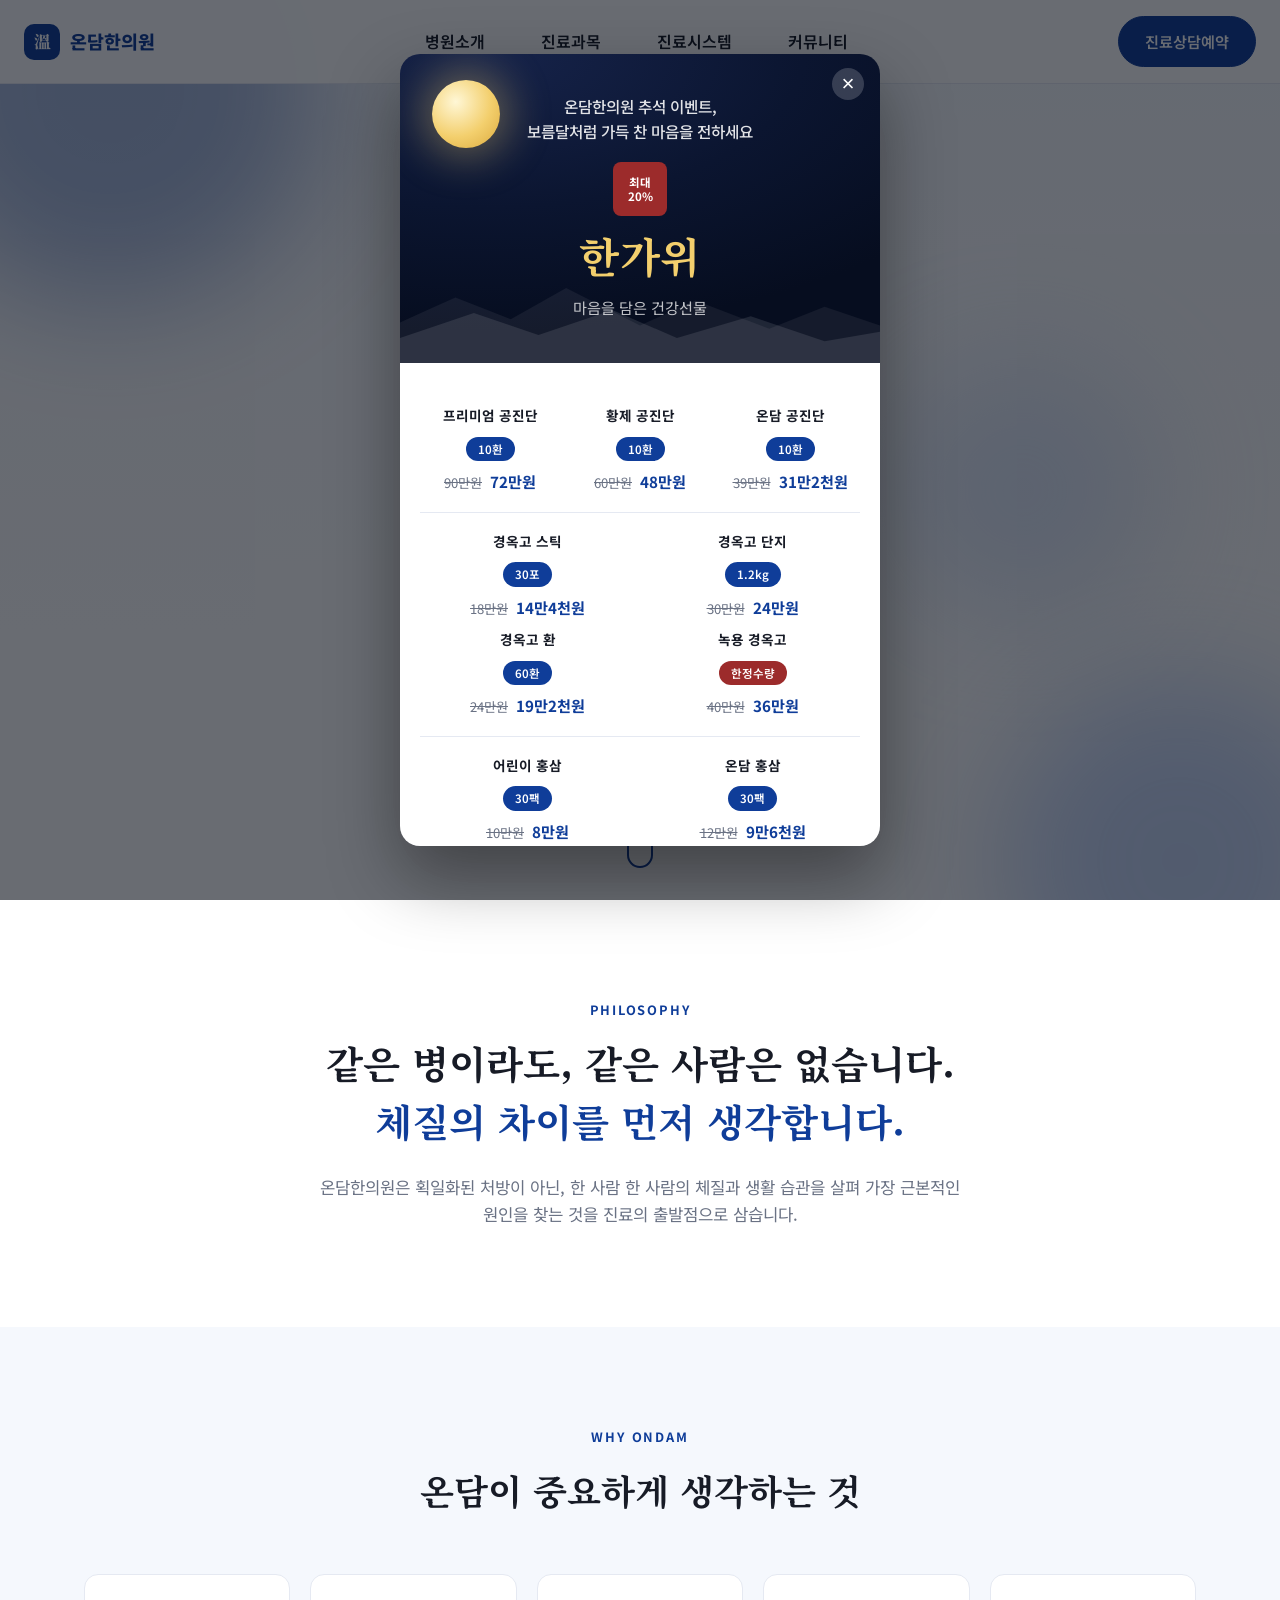
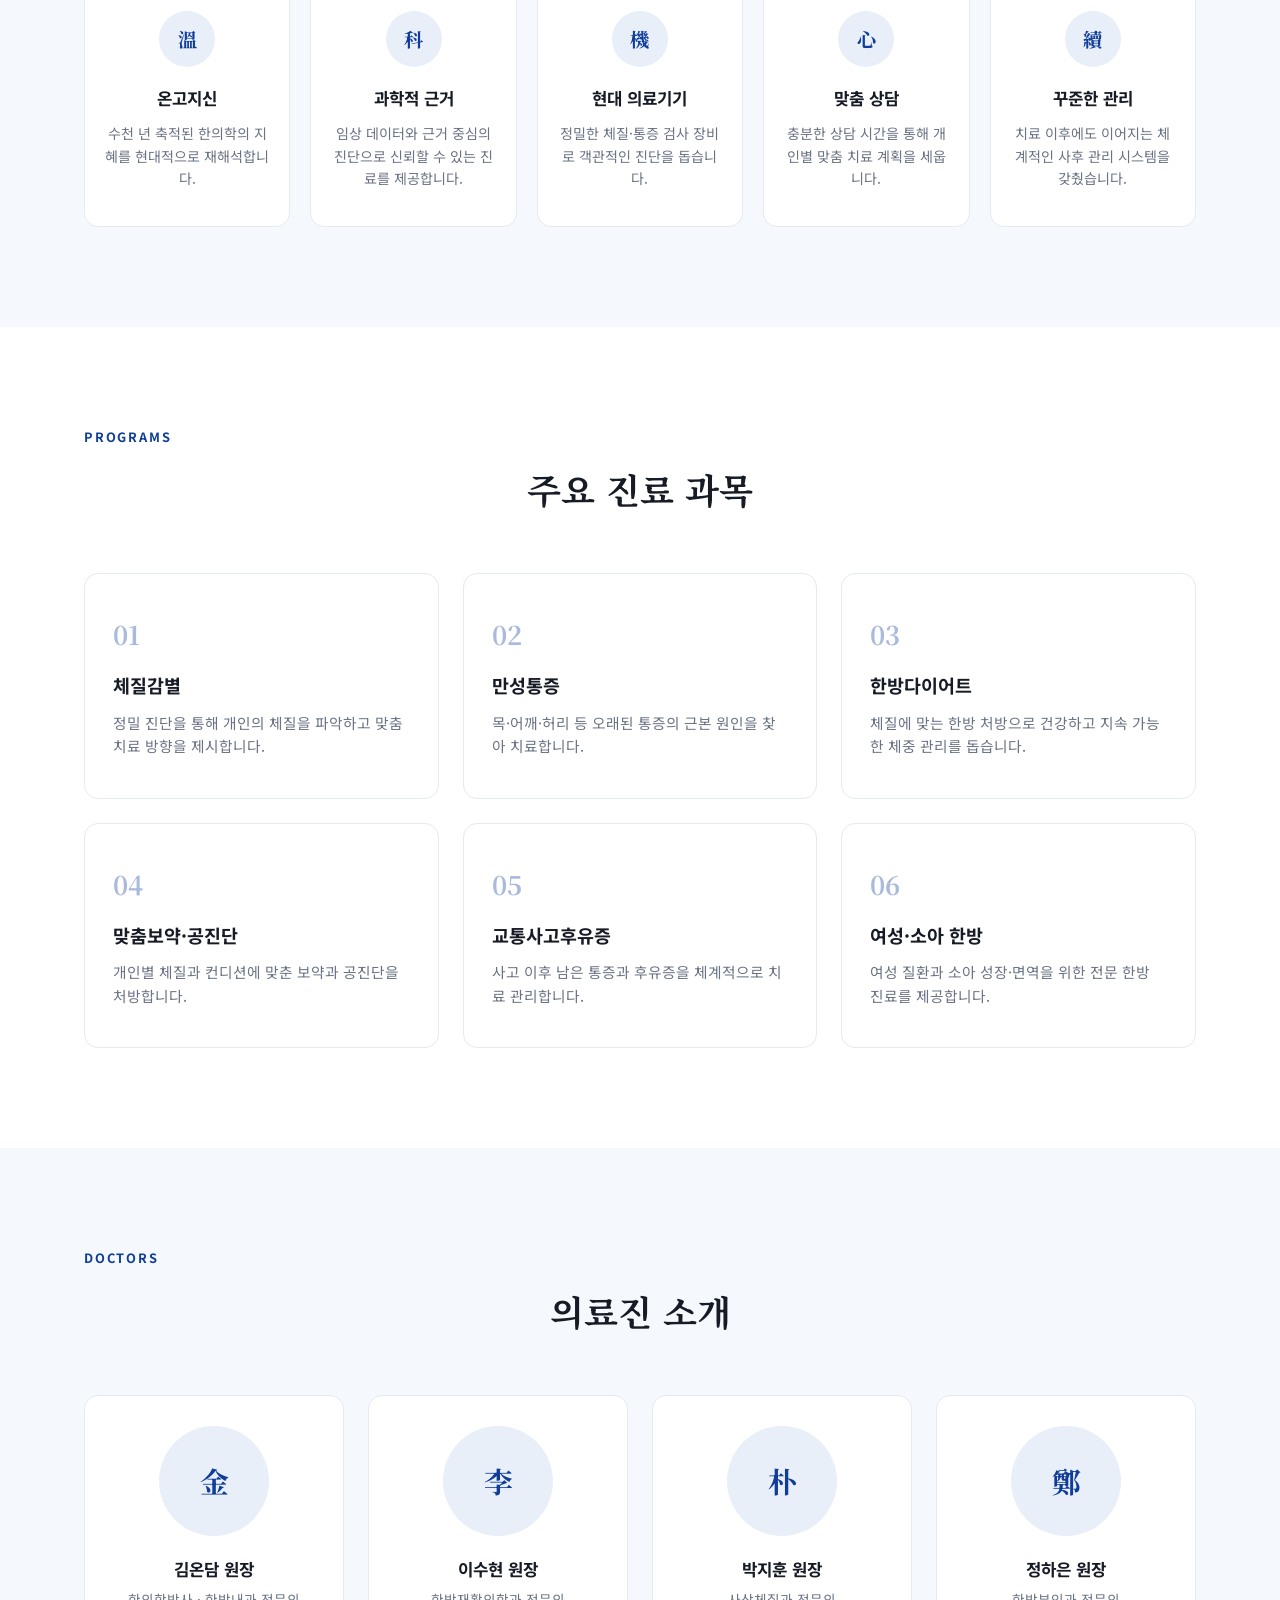
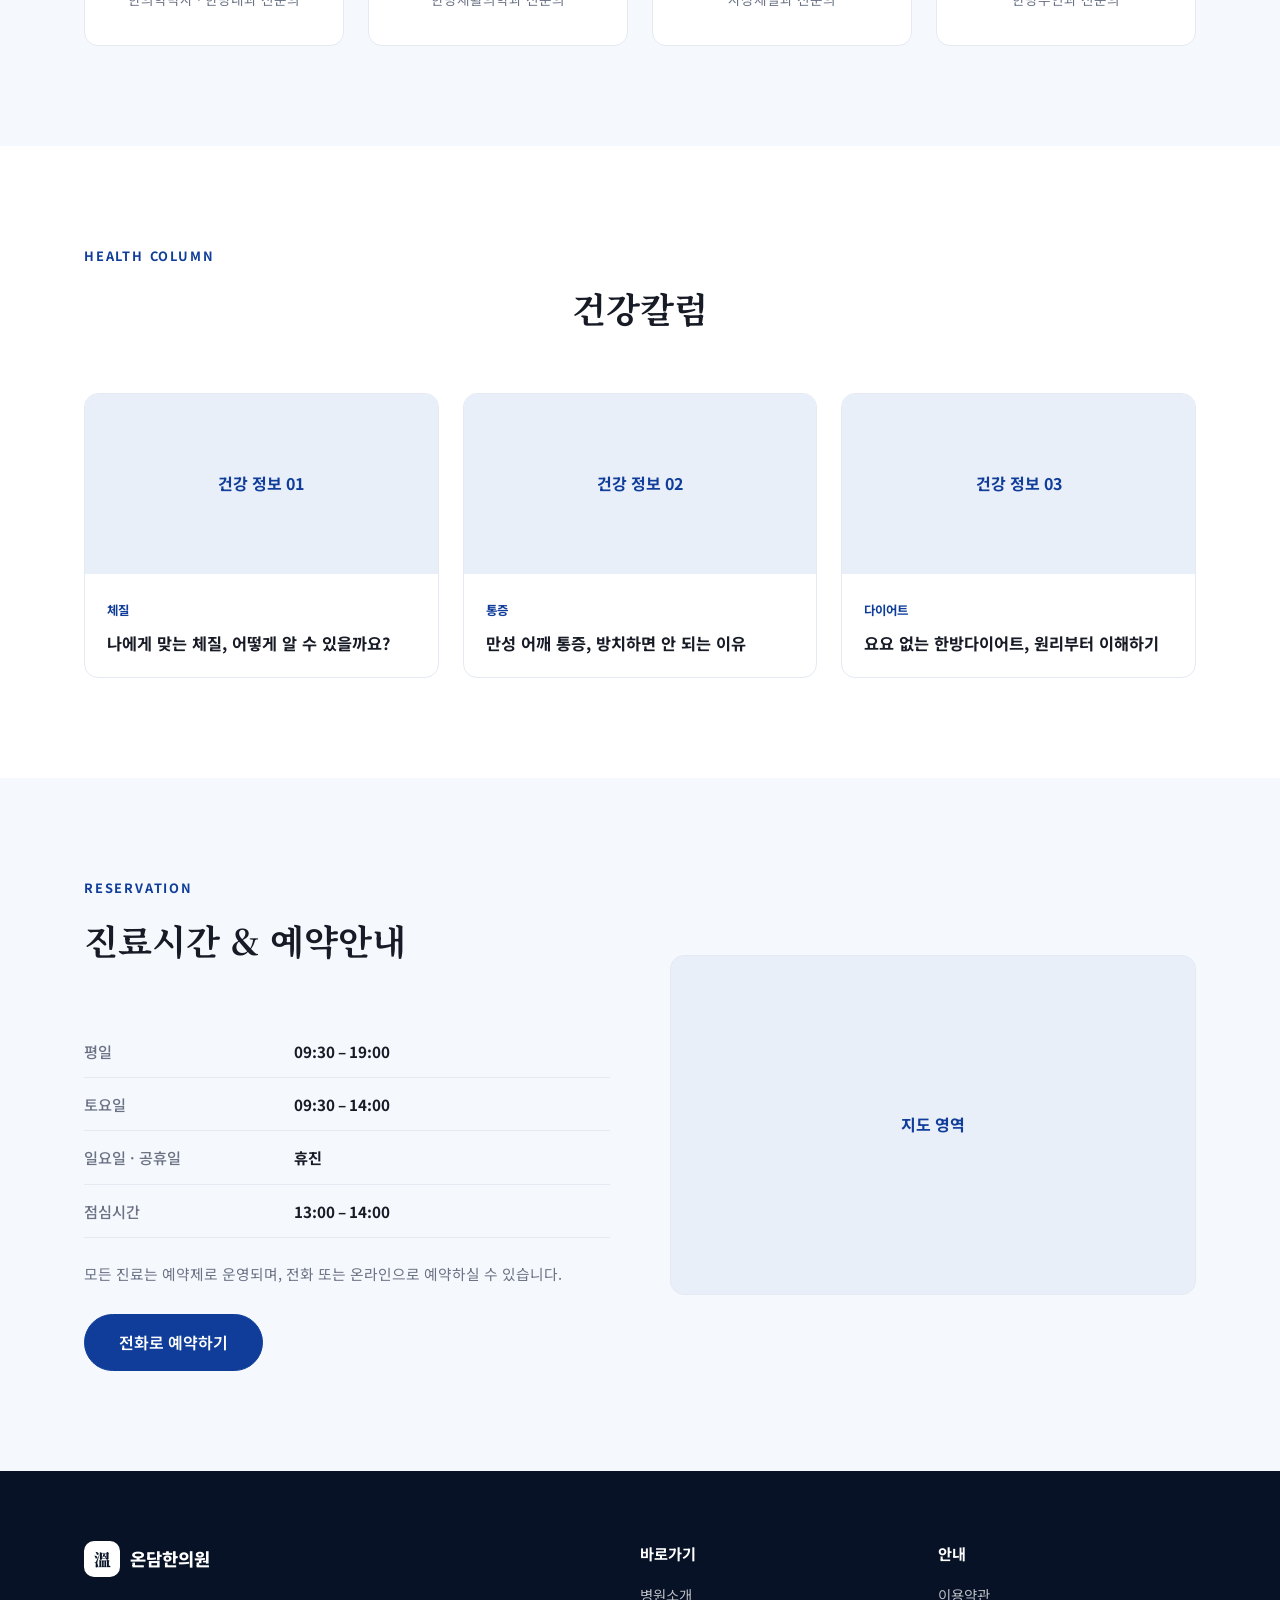
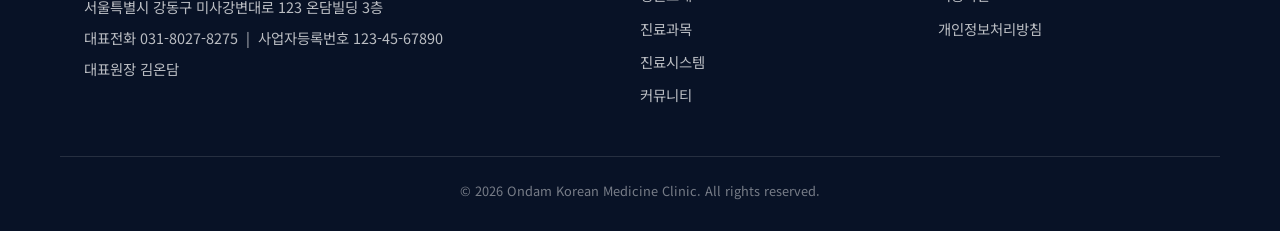
<file: ondam-clinic.html>
<!DOCTYPE html>
<html lang="ko">
<head>
<meta charset="UTF-8">
<meta name="viewport" content="width=device-width, initial-scale=1.0">
<title>온담한의원</title>

<link rel="preconnect" href="https://fonts.googleapis.com">
<link rel="preconnect" href="https://fonts.gstatic.com" crossorigin>
<link href="https://fonts.googleapis.com/css2?family=Noto+Sans+KR:wght@400;500;600;700;800&family=Noto+Serif+KR:wght@600;700&display=swap" rel="stylesheet">

<style>
:root {
  --bg: #ffffff;
  --bg-alt: #f5f8fd;
  --surface: #ffffff;
  --text: #171b26;
  --text-light: #6a7284;
  --border: #e5e9f2;
  --primary: #0F3D99;
  --primary-dark: #0a2c70;
  --primary-light: #e9eff9;
  --footer-bg: #081226;
  --footer-text: rgba(255, 255, 255, 0.72);
  --footer-border: rgba(255, 255, 255, 0.12);
  --radius: 14px;
  --header-h: 84px;
  --transition: 0.25s ease;
}

@media (prefers-color-scheme: dark) {
  :root:not([data-theme="light"]) {
    --bg: #0a0e1a;
    --bg-alt: #0f1526;
    --surface: #121a2e;
    --text: #eef1f8;
    --text-light: #98a1b8;
    --border: #232c46;
    --primary: #6f97e8;
    --primary-dark: #4c72c9;
    --primary-light: #182240;
  }
}

:root[data-theme="dark"] {
  --bg: #0a0e1a;
  --bg-alt: #0f1526;
  --surface: #121a2e;
  --text: #eef1f8;
  --text-light: #98a1b8;
  --border: #232c46;
  --primary: #6f97e8;
  --primary-dark: #4c72c9;
  --primary-light: #182240;
}

* { margin: 0; padding: 0; box-sizing: border-box; }
html { scroll-behavior: smooth; }

body {
  font-family: "Noto Sans KR", "Apple SD Gothic Neo", "Malgun Gothic", -apple-system, BlinkMacSystemFont, sans-serif;
  color: var(--text);
  background: var(--bg);
  line-height: 1.6;
  -webkit-font-smoothing: antialiased;
}

a { color: inherit; text-decoration: none; }
ul { list-style: none; }
img { max-width: 100%; display: block; }

.container { max-width: 1160px; margin: 0 auto; padding: 0 24px; }
.pc-only { display: inline; }

:focus-visible { outline: 2px solid var(--primary); outline-offset: 3px; }

@media (prefers-reduced-motion: reduce) {
  * { animation-duration: 0.001ms !important; animation-iteration-count: 1 !important; transition-duration: 0.001ms !important; }
  html { scroll-behavior: auto; }
}

/* ---------- Buttons ---------- */
.btn {
  display: inline-flex;
  align-items: center;
  justify-content: center;
  padding: 12px 26px;
  border-radius: 999px;
  font-weight: 600;
  font-size: 0.95rem;
  transition: background var(--transition), color var(--transition), border-color var(--transition), transform var(--transition);
  white-space: nowrap;
}
.btn-primary { background: var(--primary); color: #fff; border: 1px solid var(--primary); }
.btn-primary:hover { background: var(--primary-dark); border-color: var(--primary-dark); transform: translateY(-2px); }
.btn-outline { background: transparent; color: var(--primary); border: 1px solid var(--primary); }
.btn-outline:hover { background: var(--primary); color: #fff; transform: translateY(-2px); }
.btn-lg { padding: 15px 34px; font-size: 1rem; }

/* ---------- Section common ---------- */
section { padding: 100px 0; }
.section-eyebrow { color: var(--primary); font-weight: 700; letter-spacing: 0.14em; font-size: 0.8rem; margin-bottom: 14px; }
.section-title { font-family: "Noto Serif KR", serif; font-size: clamp(1.6rem, 3vw, 2.2rem); font-weight: 700; margin-bottom: 56px; text-align: center; text-wrap: balance; }

/* ==================== Promo Popup ==================== */
.promo-overlay {
  position: fixed; inset: 0; z-index: 2000;
  display: flex; align-items: center; justify-content: center;
  padding: 24px;
  background: rgba(6, 10, 20, 0.6);
  opacity: 0; visibility: hidden;
  transition: opacity 0.3s ease, visibility 0.3s ease;
}
.promo-overlay.active { opacity: 1; visibility: visible; }
.promo-modal {
  position: relative; width: 100%; max-width: 480px; max-height: 88vh; overflow-y: auto;
  background: var(--surface);
  border-radius: 20px;
  box-shadow: 0 30px 70px rgba(0, 0, 0, 0.4);
  transform: translateY(24px) scale(0.98); opacity: 0;
  transition: transform 0.35s ease, opacity 0.35s ease;
}
.promo-overlay.active .promo-modal { transform: translateY(0) scale(1); opacity: 1; }
.promo-close {
  position: absolute; top: 14px; right: 16px; width: 32px; height: 32px;
  border: none; border-radius: 50%;
  background: rgba(255, 255, 255, 0.18); color: #fff;
  font-size: 1.4rem; line-height: 1; cursor: pointer; z-index: 2;
  transition: background var(--transition);
}
.promo-close:hover { background: rgba(255, 255, 255, 0.32); }
.promo-visual {
  position: relative; overflow: hidden; padding: 40px 28px 44px; text-align: center;
  background: radial-gradient(120% 90% at 18% 0%, #16234a 0%, #0b1530 55%, #060d1f 100%);
  color: #fff;
}
.promo-moon {
  position: absolute; top: 26px; left: 32px; width: 68px; height: 68px; border-radius: 50%;
  background: radial-gradient(circle at 35% 32%, #fff7d6 0%, #f3cf6d 55%, #dba93d 100%);
  box-shadow: 0 0 40px 10px rgba(243, 207, 109, 0.35);
}
.promo-mountains { position: absolute; left: 0; right: 0; bottom: 0; width: 100%; height: 100px; }
.promo-header { position: relative; z-index: 1; }
.promo-heading { font-size: 0.98rem; font-weight: 500; line-height: 1.6; color: rgba(255, 255, 255, 0.88); margin-bottom: 18px; word-break: keep-all; }
.promo-badge {
  display: inline-flex; flex-direction: column; align-items: center; justify-content: center;
  width: 54px; height: 54px; margin-bottom: 6px;
  background: #9c2b2b; color: #fff; font-size: 0.72rem; font-weight: 700; line-height: 1.25;
  border-radius: 8px;
}
.promo-title { font-family: "Noto Serif KR", serif; font-size: 2.6rem; font-weight: 700; color: #f3cf6d; letter-spacing: 0.02em; margin-bottom: 6px; }
.promo-sub { font-size: 0.95rem; color: rgba(255, 255, 255, 0.75); }
.promo-products { padding: 24px 20px 8px; }
.promo-row { display: grid; gap: 10px; border-top: 1px solid var(--border); padding: 18px 0; }
.promo-row-3 { grid-template-columns: repeat(3, 1fr); border-top: none; }
.promo-row-4 { grid-template-columns: repeat(2, 1fr); }
.promo-item { text-align: center; }
.promo-item h4 { font-size: 0.85rem; font-weight: 700; margin-bottom: 8px; word-break: keep-all; }
.promo-qty {
  display: inline-block; padding: 3px 12px; border-radius: 999px;
  background: var(--primary); color: #fff; font-size: 0.72rem; font-weight: 600; margin-bottom: 8px;
}
.promo-qty-limited { background: #9c2b2b; }
.promo-item p { font-size: 0.82rem; }
.promo-item del { color: var(--text-light); margin-right: 4px; }
.promo-item strong { color: var(--primary); font-size: 0.95rem; }
.promo-footer {
  display: flex; align-items: center; justify-content: space-between; gap: 12px;
  padding: 18px 20px 24px; border-top: 1px solid var(--border); margin-top: 8px;
}
.promo-brand { display: flex; align-items: center; gap: 8px; font-weight: 700; color: var(--primary); font-size: 0.9rem; }
.promo-brand .logo-mark { width: 26px; height: 26px; font-size: 0.85rem; }
.promo-hide-today { display: flex; align-items: center; gap: 6px; font-size: 0.8rem; color: var(--text-light); cursor: pointer; white-space: nowrap; }

@media (max-width: 480px) {
  .promo-visual { padding: 34px 20px 40px; }
  .promo-title { font-size: 2.2rem; }
  .promo-row-3 { grid-template-columns: 1fr; gap: 14px; }
  .promo-row-3 .promo-item:not(:last-child) { padding-bottom: 14px; border-bottom: 1px dashed var(--border); }
  .promo-footer { flex-direction: column; align-items: flex-start; }
}

/* ==================== Header / Navigation ==================== */
.header {
  position: fixed; top: 0; left: 0; right: 0; height: var(--header-h);
  display: flex; align-items: center;
  background: color-mix(in srgb, var(--bg) 96%, transparent);
  border-bottom: 1px solid var(--border);
  z-index: 1000;
  transition: box-shadow var(--transition);
}
.header-inner { max-width: 1280px; width: 100%; margin: 0 auto; padding: 0 24px; display: flex; align-items: center; gap: 40px; }

.logo { display: flex; align-items: center; gap: 10px; font-weight: 800; font-size: 1.15rem; color: var(--primary); flex-shrink: 0; }
.logo-mark { display: inline-flex; align-items: center; justify-content: center; width: 36px; height: 36px; border-radius: 10px; background: var(--primary); color: #fff; font-size: 1.05rem; font-family: "Noto Serif KR", serif; }

.gnb { flex: 1; }
.gnb-list { display: flex; justify-content: center; gap: 48px; height: var(--header-h); }
.gnb-item { position: relative; display: flex; align-items: center; }
.gnb-item > a { font-weight: 600; font-size: 1rem; padding: 8px 4px; position: relative; }
.gnb-item > a::after { content: ""; position: absolute; left: 0; bottom: -4px; width: 0; height: 2px; background: var(--primary); transition: width var(--transition); }
.gnb-item:hover > a::after { width: 100%; }
.gnb-item:hover > a { color: var(--primary); }

.sub-menu {
  position: absolute; top: 100%; left: 50%;
  transform: translateX(-50%) translateY(8px);
  min-width: 190px;
  background: var(--surface);
  border: 1px solid var(--border);
  border-radius: 12px;
  box-shadow: 0 16px 40px rgba(15, 61, 153, 0.14);
  padding: 10px;
  opacity: 0; visibility: hidden;
  transition: opacity var(--transition), transform var(--transition), visibility var(--transition);
}
.gnb-item:hover .sub-menu { opacity: 1; visibility: visible; transform: translateX(-50%) translateY(0); }
.sub-menu li a { display: block; padding: 10px 14px; border-radius: 8px; font-size: 0.9rem; color: var(--text-light); transition: background var(--transition), color var(--transition); }
.sub-menu li a:hover { background: var(--primary); color: #fff; }

.header-cta { flex-shrink: 0; }
.gnb-mobile-cta { display: none; }

.menu-toggle { display: none; flex-direction: column; justify-content: center; gap: 5px; width: 40px; height: 40px; background: none; border: none; cursor: pointer; }
.menu-toggle span { width: 100%; height: 2px; background: var(--text); transition: transform var(--transition), opacity var(--transition); }
.menu-toggle.active span:nth-child(1) { transform: translateY(7px) rotate(45deg); }
.menu-toggle.active span:nth-child(2) { opacity: 0; }
.menu-toggle.active span:nth-child(3) { transform: translateY(-7px) rotate(-45deg); }

/* ==================== Hero ==================== */
.hero {
  position: relative; min-height: 100vh;
  display: flex; align-items: center; justify-content: center; text-align: center;
  overflow: hidden;
  background: linear-gradient(180deg, var(--bg-alt) 0%, var(--bg) 70%);
  padding-top: var(--header-h);
}
.hero-bg { position: absolute; inset: 0; z-index: 0; }
.blob { position: absolute; border-radius: 50%; filter: blur(60px); opacity: 0.35; animation: floatBlob 14s ease-in-out infinite; }
.blob-1 { width: 420px; height: 420px; background: var(--primary); top: -120px; left: -100px; }
.blob-2 { width: 360px; height: 360px; background: #5c8ae6; bottom: -140px; right: -80px; animation-delay: -4s; }
.blob-3 { width: 260px; height: 260px; background: #a9c2f0; top: 40%; right: 10%; animation-delay: -8s; }
@keyframes floatBlob {
  0%, 100% { transform: translate(0, 0) scale(1); }
  33% { transform: translate(30px, -30px) scale(1.08); }
  66% { transform: translate(-20px, 20px) scale(0.95); }
}

.hero-inner { position: relative; z-index: 1; max-width: 720px; padding: 0 24px; animation: heroRise 0.9s ease both; }
@keyframes heroRise { from { opacity: 0; transform: translateY(28px); } to { opacity: 1; transform: translateY(0); } }

.hero-eyebrow { color: var(--primary); font-weight: 700; letter-spacing: 0.05em; margin-bottom: 18px; font-size: 1rem; }
.hero-title { font-family: "Noto Serif KR", serif; font-size: clamp(2.4rem, 6vw, 4rem); font-weight: 700; color: var(--primary); margin-bottom: 20px; letter-spacing: -0.01em; text-wrap: balance; }
.hero-desc { font-size: clamp(1.05rem, 2vw, 1.3rem); font-weight: 600; margin-bottom: 10px; word-break: keep-all; }
.hero-sub { color: var(--text-light); margin-bottom: 40px; word-break: keep-all; }
.hero-actions { display: flex; justify-content: center; gap: 16px; flex-wrap: wrap; }

.scroll-indicator { position: absolute; bottom: 32px; left: 50%; transform: translateX(-50%); width: 26px; height: 42px; border: 2px solid var(--primary); border-radius: 999px; z-index: 1; }
.scroll-indicator span { display: block; width: 4px; height: 8px; background: var(--primary); border-radius: 999px; margin: 8px auto 0; animation: scrollDot 1.6s ease infinite; }
@keyframes scrollDot { 0% { transform: translateY(0); opacity: 1; } 70% { transform: translateY(14px); opacity: 0; } 100% { opacity: 0; } }

/* ==================== Philosophy ==================== */
.philosophy { text-align: center; background: var(--bg); }
.philosophy-title { font-family: "Noto Serif KR", serif; font-size: clamp(1.5rem, 3.2vw, 2.4rem); font-weight: 700; line-height: 1.5; margin-bottom: 24px; text-wrap: balance; }
.philosophy-title strong { color: var(--primary); }
.philosophy-desc { color: var(--text-light); font-size: 1.05rem; max-width: 640px; margin: 0 auto; }

/* ==================== Values ==================== */
.values { background: var(--bg-alt); text-align: center; }
.value-grid { display: grid; grid-template-columns: repeat(5, 1fr); gap: 20px; }
.value-card { background: var(--surface); border: 1px solid var(--border); border-radius: var(--radius); padding: 36px 20px; transition: transform var(--transition), box-shadow var(--transition), background var(--transition), color var(--transition); cursor: default; }
.value-icon { width: 56px; height: 56px; margin: 0 auto 18px; border-radius: 50%; background: var(--primary-light); color: var(--primary); display: flex; align-items: center; justify-content: center; font-weight: 700; font-size: 1.2rem; font-family: "Noto Serif KR", serif; transition: background var(--transition), color var(--transition); }
.value-card h3 { font-size: 1.05rem; margin-bottom: 10px; }
.value-card p { color: var(--text-light); font-size: 0.88rem; }
.value-card:hover { background: var(--primary); color: #fff; transform: translateY(-8px); box-shadow: 0 20px 40px rgba(15, 61, 153, 0.25); }
.value-card:hover p { color: rgba(255, 255, 255, 0.85); }
.value-card:hover .value-icon { background: rgba(255, 255, 255, 0.2); color: #fff; }

/* ==================== Programs ==================== */
.programs { background: var(--bg); }
.program-grid { display: grid; grid-template-columns: repeat(3, 1fr); gap: 24px; }
.program-card { border: 1px solid var(--border); border-radius: var(--radius); padding: 40px 28px; transition: transform var(--transition), box-shadow var(--transition), background var(--transition), color var(--transition), border-color var(--transition); }
.program-num { font-family: "Noto Serif KR", serif; font-size: 1.6rem; font-weight: 700; color: var(--primary); opacity: 0.35; margin-bottom: 16px; transition: color var(--transition), opacity var(--transition); }
.program-card h3 { font-size: 1.15rem; margin-bottom: 10px; }
.program-card p { color: var(--text-light); font-size: 0.92rem; }
.program-card:hover { background: var(--primary); border-color: var(--primary); color: #fff; transform: translateY(-8px); box-shadow: 0 20px 40px rgba(15, 61, 153, 0.25); }
.program-card:hover p { color: rgba(255, 255, 255, 0.85); }
.program-card:hover .program-num { color: #fff; opacity: 0.4; }

/* ==================== Doctors ==================== */
.doctors { background: var(--bg-alt); }
.doctor-grid { display: grid; grid-template-columns: repeat(4, 1fr); gap: 24px; text-align: center; }
.doctor-card { background: var(--surface); border: 1px solid var(--border); border-radius: var(--radius); padding: 30px 20px 34px; transition: transform var(--transition), box-shadow var(--transition); }
.doctor-card:hover { transform: translateY(-8px); box-shadow: 0 20px 40px rgba(15, 61, 153, 0.14); }
.doctor-photo { width: 110px; height: 110px; margin: 0 auto 20px; border-radius: 50%; background: var(--primary-light); color: var(--primary); display: flex; align-items: center; justify-content: center; font-size: 1.8rem; font-weight: 700; font-family: "Noto Serif KR", serif; }
.doctor-card h3 { font-size: 1.05rem; margin-bottom: 6px; }
.doctor-card p { color: var(--text-light); font-size: 0.85rem; }

/* ==================== Health Column ==================== */
.column { background: var(--bg); }
.column-grid { display: grid; grid-template-columns: repeat(3, 1fr); gap: 24px; }
.column-card { border: 1px solid var(--border); border-radius: var(--radius); overflow: hidden; transition: transform var(--transition), box-shadow var(--transition); display: block; }
.column-card:hover { transform: translateY(-8px); box-shadow: 0 20px 40px rgba(15, 61, 153, 0.14); }
.column-thumb { height: 180px; background: var(--primary-light); color: var(--primary); display: flex; align-items: center; justify-content: center; font-weight: 700; }
.column-body { padding: 22px; }
.column-tag { display: inline-block; color: var(--primary); font-size: 0.78rem; font-weight: 700; margin-bottom: 10px; }
.column-body h3 { font-size: 1.02rem; line-height: 1.5; }

/* ==================== System / Reservation / Map ==================== */
.system { background: var(--bg-alt); }
.system-inner { display: grid; grid-template-columns: 1fr 1fr; gap: 60px; align-items: center; }
.time-table { width: 100%; border-collapse: collapse; margin: 24px 0; }
.time-table th, .time-table td { text-align: left; padding: 14px 0; border-bottom: 1px solid var(--border); font-size: 0.95rem; }
.time-table th { color: var(--text-light); font-weight: 500; width: 40%; }
.time-table td { font-weight: 700; font-variant-numeric: tabular-nums; }
.system-note { color: var(--text-light); margin-bottom: 28px; font-size: 0.92rem; }
.map-placeholder { height: 340px; border-radius: var(--radius); background: var(--primary-light); color: var(--primary); display: flex; align-items: center; justify-content: center; font-weight: 700; border: 1px solid var(--border); }

/* ==================== Footer ==================== */
.footer { background: var(--footer-bg); color: var(--footer-text); padding: 70px 0 30px; font-size: 0.9rem; }
.footer-inner { display: grid; grid-template-columns: 2fr 1fr 1fr; gap: 40px; padding-bottom: 40px; border-bottom: 1px solid var(--footer-border); }
.footer-logo { display: flex; align-items: center; gap: 10px; color: #fff; font-weight: 800; font-size: 1.1rem; margin-bottom: 18px; }
.footer-logo .logo-mark { background: #fff; color: var(--footer-bg); }
.footer-col p { margin-bottom: 8px; }
.footer-links h4 { color: #fff; font-size: 0.95rem; margin-bottom: 18px; }
.footer-links li { margin-bottom: 10px; }
.footer-links a { transition: color var(--transition); }
.footer-links a:hover { color: #fff; }
.footer-copy { text-align: center; padding-top: 24px; font-size: 0.8rem; color: rgba(255, 255, 255, 0.45); }

/* ==================== Responsive ==================== */
@media (max-width: 1024px) {
  .value-grid { grid-template-columns: repeat(3, 1fr); }
  .doctor-grid { grid-template-columns: repeat(2, 1fr); }
  .program-grid { grid-template-columns: repeat(2, 1fr); }
}

@media (max-width: 900px) {
  .pc-only { display: none; }
  .header-inner { position: relative; justify-content: flex-end; }
  .logo { position: absolute; left: 50%; top: 50%; transform: translate(-50%, -50%); }
  .gnb {
    position: fixed; top: var(--header-h); left: 0; right: 0; bottom: 0;
    background: var(--bg); padding: 20px 24px; overflow-y: auto;
    transform: translateX(100%); transition: transform var(--transition);
  }
  .gnb.active { transform: translateX(0); }
  .gnb-list { flex-direction: column; height: auto; gap: 0; }
  .gnb-item { flex-direction: column; align-items: stretch; border-bottom: 1px solid var(--border); }
  .gnb-item > a { padding: 16px 4px; font-size: 1.05rem; }
  .sub-menu { position: static; opacity: 1; visibility: visible; transform: none; box-shadow: none; border: none; padding: 0 0 12px 12px; }
  .sub-menu li a { padding: 8px 10px; font-size: 0.88rem; }
  .gnb-mobile-cta { display: flex; width: 100%; margin-top: 24px; }
  .header-cta { display: none; }
  .menu-toggle { display: flex; }
  .system-inner { grid-template-columns: 1fr; }
  .footer-inner { grid-template-columns: 1fr; gap: 28px; }
}

@media (max-width: 640px) {
  section { padding: 70px 0; }
  .value-grid { grid-template-columns: repeat(2, 1fr); }
  .program-grid { grid-template-columns: 1fr; }
  .doctor-grid { grid-template-columns: repeat(2, 1fr); }
  .column-grid { grid-template-columns: 1fr; }
  .hero-actions { flex-direction: column; align-items: stretch; }
}
</style>
</head>
<body>

<div class="promo-overlay" id="promoOverlay">
  <div class="promo-modal">
    <button class="promo-close" id="promoClose" aria-label="팝업 닫기">&times;</button>

    <div class="promo-visual">
      <div class="promo-moon"></div>
      <svg class="promo-mountains" viewBox="0 0 520 160" preserveAspectRatio="none" aria-hidden="true">
        <path d="M0,160 L0,95 L60,55 L120,90 L180,40 L260,100 L320,60 L400,105 L460,70 L520,100 L520,160 Z" fill="rgba(255,255,255,0.06)"/>
        <path d="M0,160 L0,120 L80,80 L150,115 L230,75 L300,120 L380,85 L460,125 L520,110 L520,160 Z" fill="rgba(255,255,255,0.1)"/>
      </svg>
      <div class="promo-header">
        <p class="promo-heading">온담한의원 추석 이벤트,<br>보름달처럼 가득 찬 마음을 전하세요</p>
        <div class="promo-badge">최대<br>20%</div>
        <h2 class="promo-title">한가위</h2>
        <p class="promo-sub">마음을 담은 건강선물</p>
      </div>
    </div>

    <div class="promo-products">
      <div class="promo-row promo-row-3">
        <div class="promo-item"><h4>프리미엄 공진단</h4><span class="promo-qty">10환</span><p><del>90만원</del> <strong>72만원</strong></p></div>
        <div class="promo-item"><h4>황제 공진단</h4><span class="promo-qty">10환</span><p><del>60만원</del> <strong>48만원</strong></p></div>
        <div class="promo-item"><h4>온담 공진단</h4><span class="promo-qty">10환</span><p><del>39만원</del> <strong>31만2천원</strong></p></div>
      </div>
      <div class="promo-row promo-row-4">
        <div class="promo-item"><h4>경옥고 스틱</h4><span class="promo-qty">30포</span><p><del>18만원</del> <strong>14만4천원</strong></p></div>
        <div class="promo-item"><h4>경옥고 단지</h4><span class="promo-qty">1.2kg</span><p><del>30만원</del> <strong>24만원</strong></p></div>
        <div class="promo-item"><h4>경옥고 환</h4><span class="promo-qty">60환</span><p><del>24만원</del> <strong>19만2천원</strong></p></div>
        <div class="promo-item"><h4>녹용 경옥고</h4><span class="promo-qty promo-qty-limited">한정수량</span><p><del>40만원</del> <strong>36만원</strong></p></div>
      </div>
      <div class="promo-row promo-row-4">
        <div class="promo-item"><h4>어린이 홍삼</h4><span class="promo-qty">30팩</span><p><del>10만원</del> <strong>8만원</strong></p></div>
        <div class="promo-item"><h4>온담 홍삼</h4><span class="promo-qty">30팩</span><p><del>12만원</del> <strong>9만6천원</strong></p></div>
        <div class="promo-item"><h4>녹용 홍삼</h4><span class="promo-qty">30팩</span><p><del>22만원</del> <strong>17만6천원</strong></p></div>
        <div class="promo-item"><h4>우황청심원</h4><span class="promo-qty">10환</span><p><del>45만원</del> <strong>36만원</strong></p></div>
      </div>
    </div>

    <div class="promo-footer">
      <div class="promo-brand"><span class="logo-mark">溫</span><span>온담한의원</span></div>
      <label class="promo-hide-today">
        <input type="checkbox" id="promoHideToday">
        오늘 하루 보지 않기
      </label>
    </div>
  </div>
</div>

<header class="header" id="header">
  <div class="header-inner">
    <a href="#" class="logo">
      <span class="logo-mark">溫</span>
      <span class="logo-text">온담한의원</span>
    </a>

    <nav class="gnb" id="gnb">
      <ul class="gnb-list">
        <li class="gnb-item">
          <a href="#about">병원소개</a>
          <ul class="sub-menu">
            <li><a href="#about">인사말</a></li>
            <li><a href="#about">진료철학</a></li>
            <li><a href="#doctors">의료진 소개</a></li>
            <li><a href="#location">오시는 길</a></li>
          </ul>
        </li>
        <li class="gnb-item">
          <a href="#programs">진료과목</a>
          <ul class="sub-menu">
            <li><a href="#programs">체질감별</a></li>
            <li><a href="#programs">만성통증</a></li>
            <li><a href="#programs">한방다이어트</a></li>
            <li><a href="#programs">맞춤보약·공진단</a></li>
            <li><a href="#programs">교통사고후유증</a></li>
            <li><a href="#programs">여성·소아 한방</a></li>
          </ul>
        </li>
        <li class="gnb-item">
          <a href="#system">진료시스템</a>
          <ul class="sub-menu">
            <li><a href="#system">예약안내</a></li>
            <li><a href="#system">진료시간</a></li>
            <li><a href="#system">첫 방문 안내</a></li>
          </ul>
        </li>
        <li class="gnb-item">
          <a href="#column">커뮤니티</a>
          <ul class="sub-menu">
            <li><a href="#column">건강칼럼</a></li>
            <li><a href="#column">공지사항</a></li>
            <li><a href="#column">자주 묻는 질문</a></li>
          </ul>
        </li>
      </ul>
      <a href="#system" class="btn btn-primary gnb-mobile-cta">진료상담예약</a>
    </nav>

    <a href="#system" class="btn btn-primary header-cta">진료상담예약</a>

    <button class="menu-toggle" id="menuToggle" aria-label="메뉴 열기">
      <span></span><span></span><span></span>
    </button>
  </div>
</header>

<section class="hero">
  <div class="hero-bg">
    <span class="blob blob-1"></span>
    <span class="blob blob-2"></span>
    <span class="blob blob-3"></span>
  </div>
  <div class="hero-inner">
    <p class="hero-eyebrow">체질의 차이를 먼저 생각합니다</p>
    <h1 class="hero-title">온담한의원</h1>
    <p class="hero-desc">체질감별 · 만성통증 · 한방다이어트 · 맞춤보약·공진단</p>
    <p class="hero-sub">한의학박사, 한방전문의 등 남녀 한의사 4인 예약제 진료</p>
    <div class="hero-actions">
      <a href="#system" class="btn btn-primary btn-lg">진료상담예약</a>
      <a href="#about" class="btn btn-outline btn-lg">병원소개 보기</a>
    </div>
  </div>
  <div class="scroll-indicator"><span></span></div>
</section>

<section class="philosophy" id="about">
  <div class="container">
    <p class="section-eyebrow">PHILOSOPHY</p>
    <h2 class="philosophy-title">
      같은 병이라도, 같은 사람은 없습니다.<br>
      <strong>체질의 차이를 먼저 생각합니다.</strong>
    </h2>
    <p class="philosophy-desc">
      온담한의원은 획일화된 처방이 아닌, 한 사람 한 사람의 체질과 생활 습관을 살펴
      가장 근본적인 원인을 찾는 것을 진료의 출발점으로 삼습니다.
    </p>
  </div>
</section>

<section class="values">
  <div class="container">
    <p class="section-eyebrow">WHY ONDAM</p>
    <h2 class="section-title">온담이 중요하게 생각하는 것</h2>
    <div class="value-grid">
      <div class="value-card">
        <div class="value-icon">溫</div>
        <h3>온고지신</h3>
        <p>수천 년 축적된 한의학의 지혜를 현대적으로 재해석합니다.</p>
      </div>
      <div class="value-card">
        <div class="value-icon">科</div>
        <h3>과학적 근거</h3>
        <p>임상 데이터와 근거 중심의 진단으로 신뢰할 수 있는 진료를 제공합니다.</p>
      </div>
      <div class="value-card">
        <div class="value-icon">機</div>
        <h3>현대 의료기기</h3>
        <p>정밀한 체질·통증 검사 장비로 객관적인 진단을 돕습니다.</p>
      </div>
      <div class="value-card">
        <div class="value-icon">心</div>
        <h3>맞춤 상담</h3>
        <p>충분한 상담 시간을 통해 개인별 맞춤 치료 계획을 세웁니다.</p>
      </div>
      <div class="value-card">
        <div class="value-icon">續</div>
        <h3>꾸준한 관리</h3>
        <p>치료 이후에도 이어지는 체계적인 사후 관리 시스템을 갖췄습니다.</p>
      </div>
    </div>
  </div>
</section>

<section class="programs" id="programs">
  <div class="container">
    <p class="section-eyebrow">PROGRAMS</p>
    <h2 class="section-title">주요 진료 과목</h2>
    <div class="program-grid">
      <div class="program-card"><div class="program-num">01</div><h3>체질감별</h3><p>정밀 진단을 통해 개인의 체질을 파악하고 맞춤 치료 방향을 제시합니다.</p></div>
      <div class="program-card"><div class="program-num">02</div><h3>만성통증</h3><p>목·어깨·허리 등 오래된 통증의 근본 원인을 찾아 치료합니다.</p></div>
      <div class="program-card"><div class="program-num">03</div><h3>한방다이어트</h3><p>체질에 맞는 한방 처방으로 건강하고 지속 가능한 체중 관리를 돕습니다.</p></div>
      <div class="program-card"><div class="program-num">04</div><h3>맞춤보약·공진단</h3><p>개인별 체질과 컨디션에 맞춘 보약과 공진단을 처방합니다.</p></div>
      <div class="program-card"><div class="program-num">05</div><h3>교통사고후유증</h3><p>사고 이후 남은 통증과 후유증을 체계적으로 치료 관리합니다.</p></div>
      <div class="program-card"><div class="program-num">06</div><h3>여성·소아 한방</h3><p>여성 질환과 소아 성장·면역을 위한 전문 한방 진료를 제공합니다.</p></div>
    </div>
  </div>
</section>

<section class="doctors" id="doctors">
  <div class="container">
    <p class="section-eyebrow">DOCTORS</p>
    <h2 class="section-title">의료진 소개</h2>
    <div class="doctor-grid">
      <div class="doctor-card"><div class="doctor-photo">金</div><h3>김온담 원장</h3><p>한의학박사 · 한방내과 전문의</p></div>
      <div class="doctor-card"><div class="doctor-photo">李</div><h3>이수현 원장</h3><p>한방재활의학과 전문의</p></div>
      <div class="doctor-card"><div class="doctor-photo">朴</div><h3>박지훈 원장</h3><p>사상체질과 전문의</p></div>
      <div class="doctor-card"><div class="doctor-photo">鄭</div><h3>정하은 원장</h3><p>한방부인과 전문의</p></div>
    </div>
  </div>
</section>

<section class="column" id="column">
  <div class="container">
    <p class="section-eyebrow">HEALTH COLUMN</p>
    <h2 class="section-title">건강칼럼</h2>
    <div class="column-grid">
      <a href="#" class="column-card">
        <div class="column-thumb">건강 정보 01</div>
        <div class="column-body"><span class="column-tag">체질</span><h3>나에게 맞는 체질, 어떻게 알 수 있을까요?</h3></div>
      </a>
      <a href="#" class="column-card">
        <div class="column-thumb">건강 정보 02</div>
        <div class="column-body"><span class="column-tag">통증</span><h3>만성 어깨 통증, 방치하면 안 되는 이유</h3></div>
      </a>
      <a href="#" class="column-card">
        <div class="column-thumb">건강 정보 03</div>
        <div class="column-body"><span class="column-tag">다이어트</span><h3>요요 없는 한방다이어트, 원리부터 이해하기</h3></div>
      </a>
    </div>
  </div>
</section>

<section class="system" id="system">
  <div class="container system-inner">
    <div class="system-info">
      <p class="section-eyebrow">RESERVATION</p>
      <h2 class="section-title" style="text-align:left;">진료시간 &amp; 예약안내</h2>
      <table class="time-table">
        <tr><th>평일</th><td>09:30 – 19:00</td></tr>
        <tr><th>토요일</th><td>09:30 – 14:00</td></tr>
        <tr><th>일요일 · 공휴일</th><td>휴진</td></tr>
        <tr><th>점심시간</th><td>13:00 – 14:00</td></tr>
      </table>
      <p class="system-note">모든 진료는 예약제로 운영되며, 전화 또는 온라인으로 예약하실 수 있습니다.</p>
      <a href="tel:031-8027-8275" class="btn btn-primary btn-lg">전화로 예약하기</a>
    </div>
    <div class="system-map" id="location">
      <div class="map-placeholder">지도 영역</div>
    </div>
  </div>
</section>

<footer class="footer">
  <div class="container footer-inner">
    <div class="footer-col">
      <div class="footer-logo"><span class="logo-mark">溫</span><span class="logo-text">온담한의원</span></div>
      <p>서울특별시 강동구 미사강변대로 123 온담빌딩 3층</p>
      <p>대표전화 031-8027-8275 &nbsp;|&nbsp; 사업자등록번호 123-45-67890</p>
      <p>대표원장 김온담</p>
    </div>
    <div class="footer-col footer-links">
      <h4>바로가기</h4>
      <ul>
        <li><a href="#about">병원소개</a></li>
        <li><a href="#programs">진료과목</a></li>
        <li><a href="#system">진료시스템</a></li>
        <li><a href="#column">커뮤니티</a></li>
      </ul>
    </div>
    <div class="footer-col footer-links">
      <h4>안내</h4>
      <ul>
        <li><a href="#">이용약관</a></li>
        <li><a href="#">개인정보처리방침</a></li>
      </ul>
    </div>
  </div>
  <p class="footer-copy">&copy; 2026 Ondam Korean Medicine Clinic. All rights reserved.</p>
</footer>

<script>
document.addEventListener("DOMContentLoaded", function () {
  var promoOverlay = document.getElementById("promoOverlay");
  var promoClose = document.getElementById("promoClose");
  var promoHideToday = document.getElementById("promoHideToday");
  var PROMO_KEY = "ondamPromoHiddenUntil";

  function closePromo() {
    promoOverlay.classList.remove("active");
    if (promoHideToday.checked) {
      localStorage.setItem(PROMO_KEY, new Date().toDateString());
    }
  }

  if (localStorage.getItem(PROMO_KEY) !== new Date().toDateString()) {
    setTimeout(function () {
      promoOverlay.classList.add("active");
    }, 400);
  }

  promoClose.addEventListener("click", closePromo);
  promoOverlay.addEventListener("click", function (e) {
    if (e.target === promoOverlay) closePromo();
  });
  document.addEventListener("keydown", function (e) {
    if (e.key === "Escape" && promoOverlay.classList.contains("active")) closePromo();
  });

  var menuToggle = document.getElementById("menuToggle");
  var gnb = document.getElementById("gnb");

  menuToggle.addEventListener("click", function () {
    menuToggle.classList.toggle("active");
    gnb.classList.toggle("active");
  });

  var gnbLinks = gnb.querySelectorAll("a");
  gnbLinks.forEach(function (link) {
    link.addEventListener("click", function () {
      menuToggle.classList.remove("active");
      gnb.classList.remove("active");
    });
  });

  var header = document.getElementById("header");
  window.addEventListener("scroll", function () {
    header.style.boxShadow = window.scrollY > 10 ? "0 4px 20px rgba(15, 61, 153, 0.1)" : "none";
  });
});
</script>
</body>
</html>
</file>
